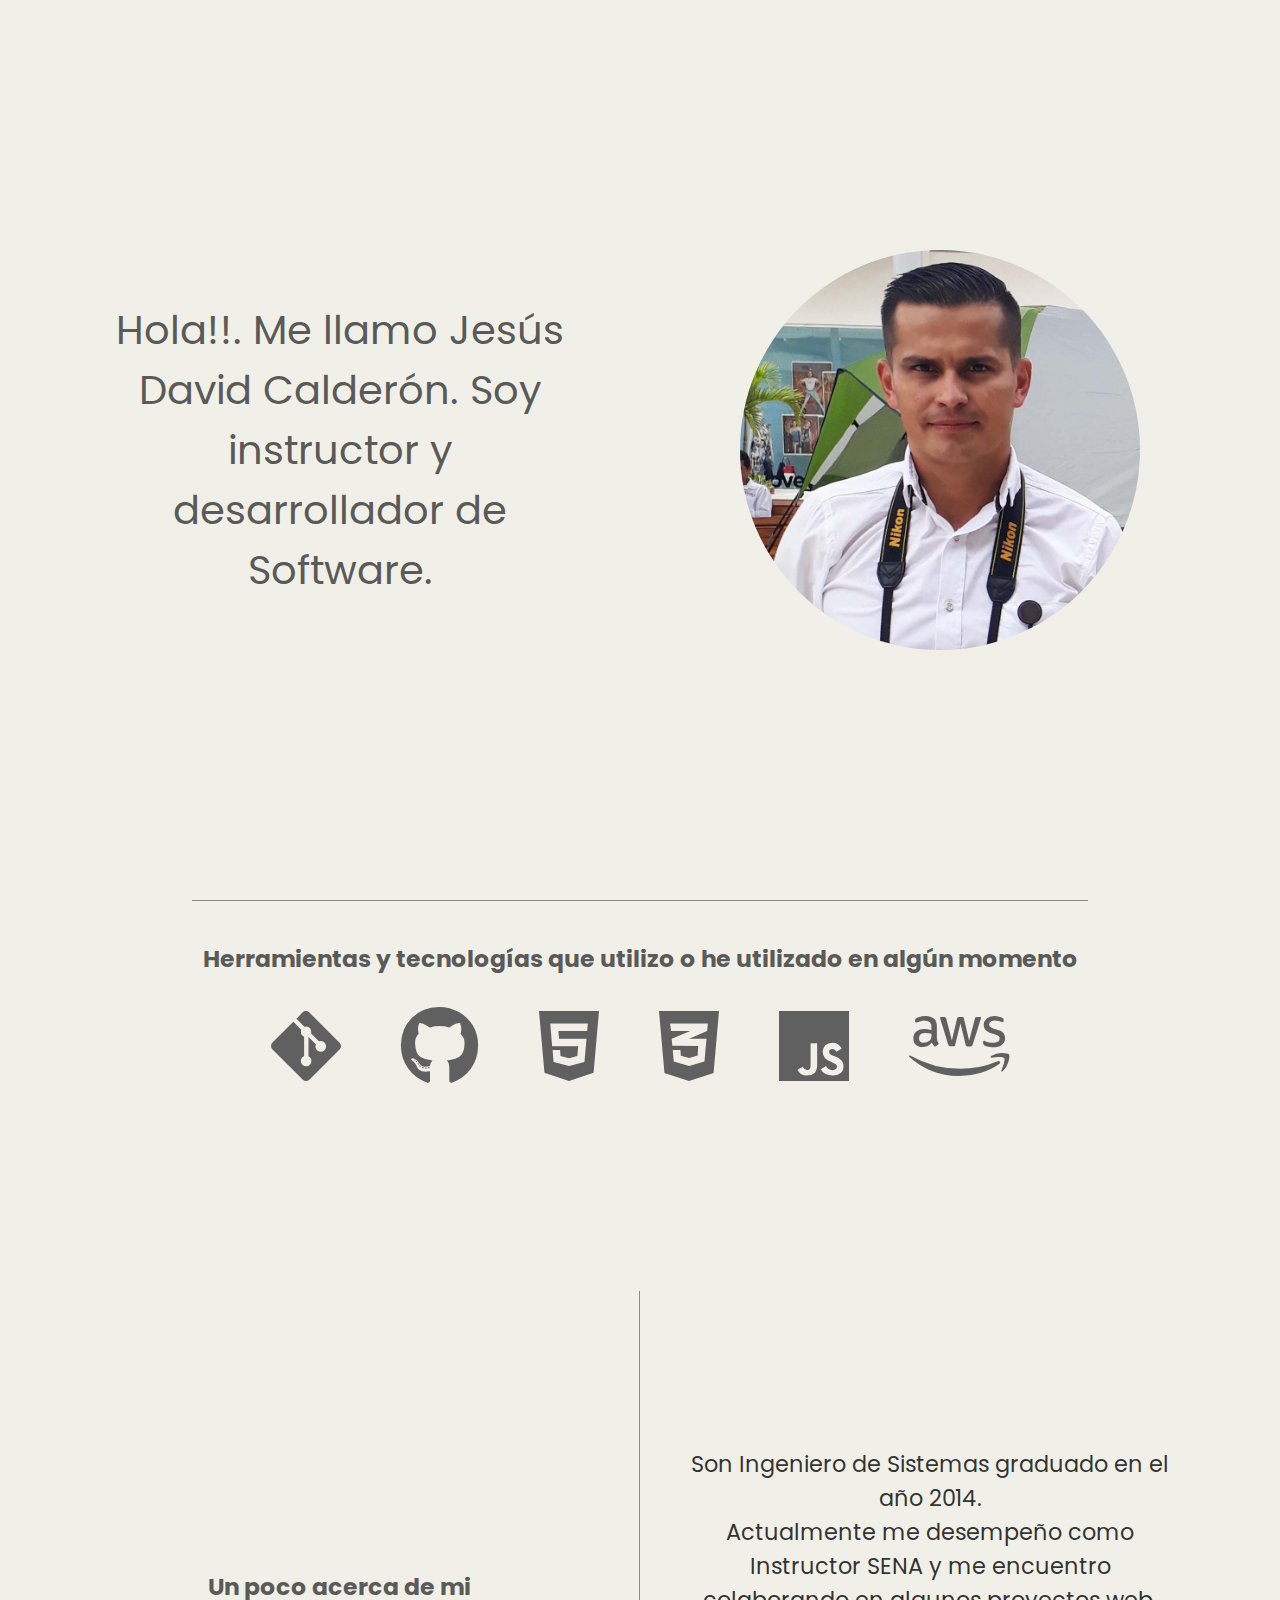
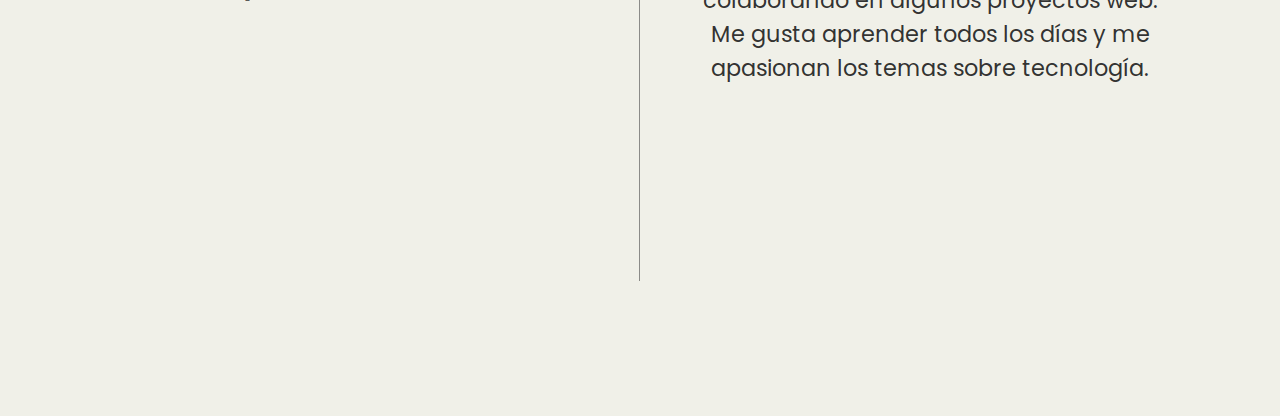
<file: index.html>
<!DOCTYPE html>
<html lang="en">
<head>
    <meta charset="UTF-8">
    <meta http-equiv="X-UA-Compatible" content="IE=edge">
    <meta name="viewport" content="width=device-width, initial-scale=1.0">
    <link rel="stylesheet" href="css/main.css">
    <link rel="stylesheet" href="icons/all.css">
    <title>Mi Portafolio - Jesús David Calderón G.</title> 
</head>
<body>
    <div class="photo-content">
        <div class="name">
            <span class="saludo">Hola!!. Me llamo Jesús David Calderón. Soy instructor y desarrollador de Software.</span>
        </div>
        <div class="box-photo">
            <img class="photo-david" src="img/foto-personal-926x926.jpg" alt="">
        </div>
    </div>
    <div class="info-skills">
        <div class="text-skills">
            <h2 class="tools-title">Herramientas y tecnologías que utilizo o he utilizado en algún momento</h2>
            <div class="icon-skills">
                <span><i class="style-icons fa-brands fa-git-alt"></i></span>
                <span><i class="style-icons fa-brands fa-github"></i></span>
                <span><i class="style-icons fa-brands fa-html5"></i></span>
                <span><i class="style-icons fa-brands fa-css3-alt"></i></span>
                <span><i class="style-icons fa-brands fa-js"></i></span>
                <span><i class="style-icons fa-brands fa-aws"></i></span>
            </div>
        </div>
    </div>
    <div class="info-personal">
        <h2 class="tools-title title-about-me">Un poco acerca de mi</h2>
        <span class="text-about-me">Son Ingeniero de Sistemas graduado en el año 2014. <br> Actualmente me 
            desempeño como Instructor SENA y me encuentro colaborando en algunos proyectos web.
            <br> Me gusta aprender todos los días y me apasionan los temas sobre tecnología. 
        </span>
    </div>
</body>
</html>
</file>
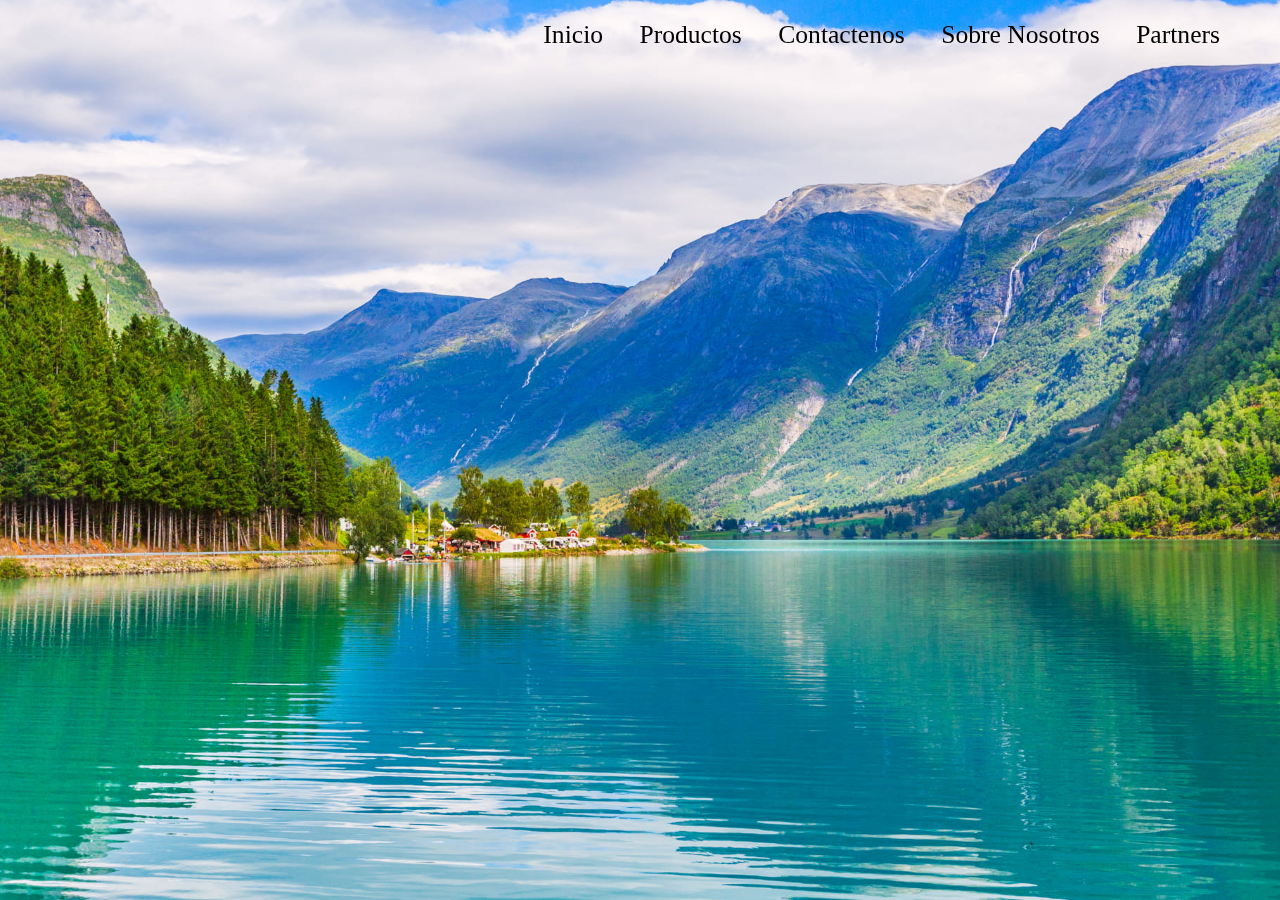
<file: background.html>
<!DOCTYPE html>
<html lang="en">
<head>
    <meta charset="UTF-8">
    <meta http-equiv="X-UA-Compatible" content="IE=edge">
    <meta name="viewport" content="width=device-width, initial-scale=1.0">
    <title>Background</title>
    <link rel="stylesheet" href="css/background.css">
</head>
<body>
    <nav class="nav-fijo">
        <ul>
            <li>Inicio</li>
            <li>Productos</li>
            <li>Contactenos</li>
            <li>Sobre Nosotros</li>
            <li>Partners</li>
        </ul>
    </nav>
    <div class="box-main">
    </div>
</body>
</html>
</file>
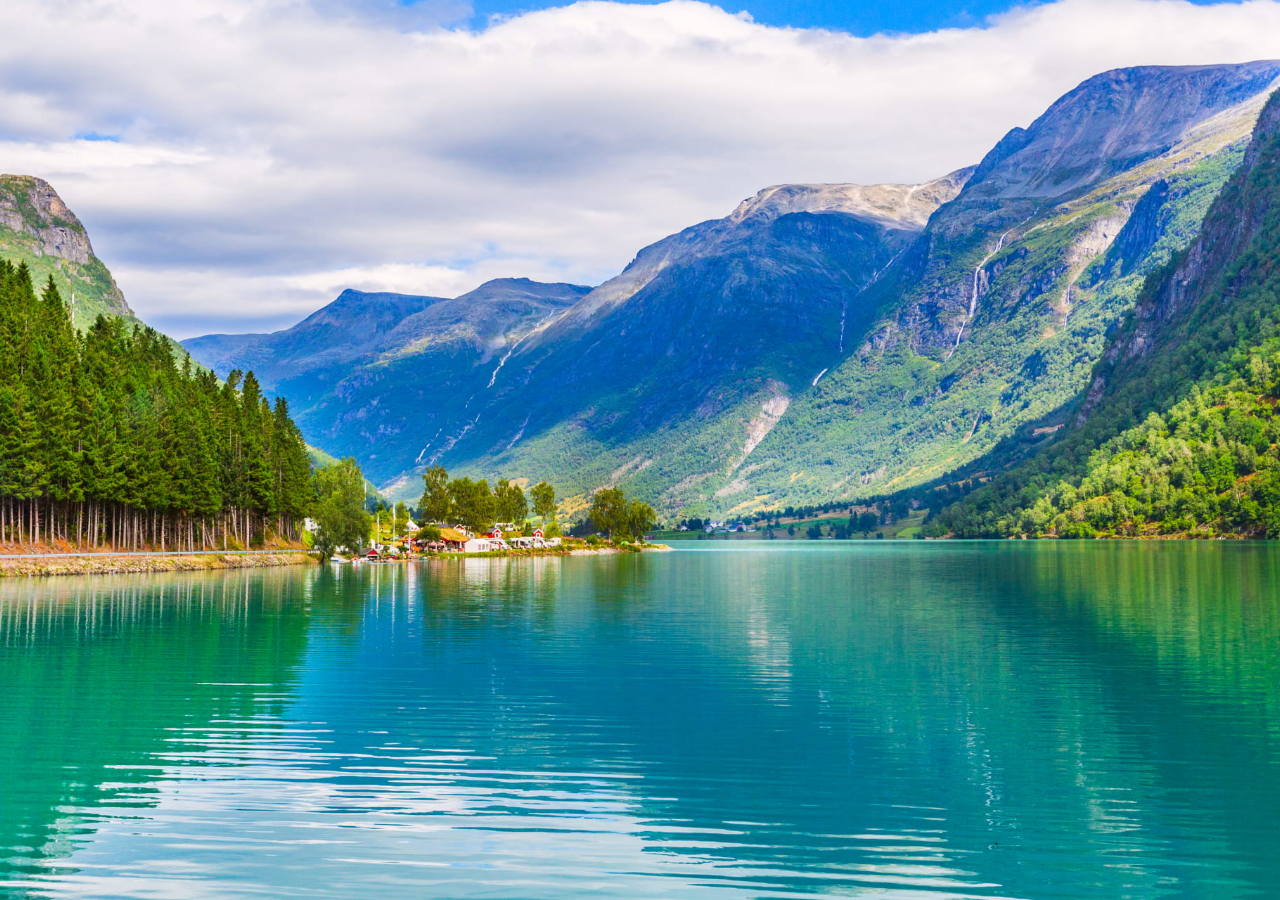
<file: background2.html>
<!DOCTYPE html>
<html lang="en">
<head>
    <meta charset="UTF-8">
    <meta http-equiv="X-UA-Compatible" content="IE=edge">
    <meta name="viewport" content="width=device-width, initial-scale=1.0">
    <title>Document</title>
    <link rel="stylesheet" href="css/background2.css">
</head>
<body>
    <div class="main-content">

    </div>
</body>
</html>
</file>
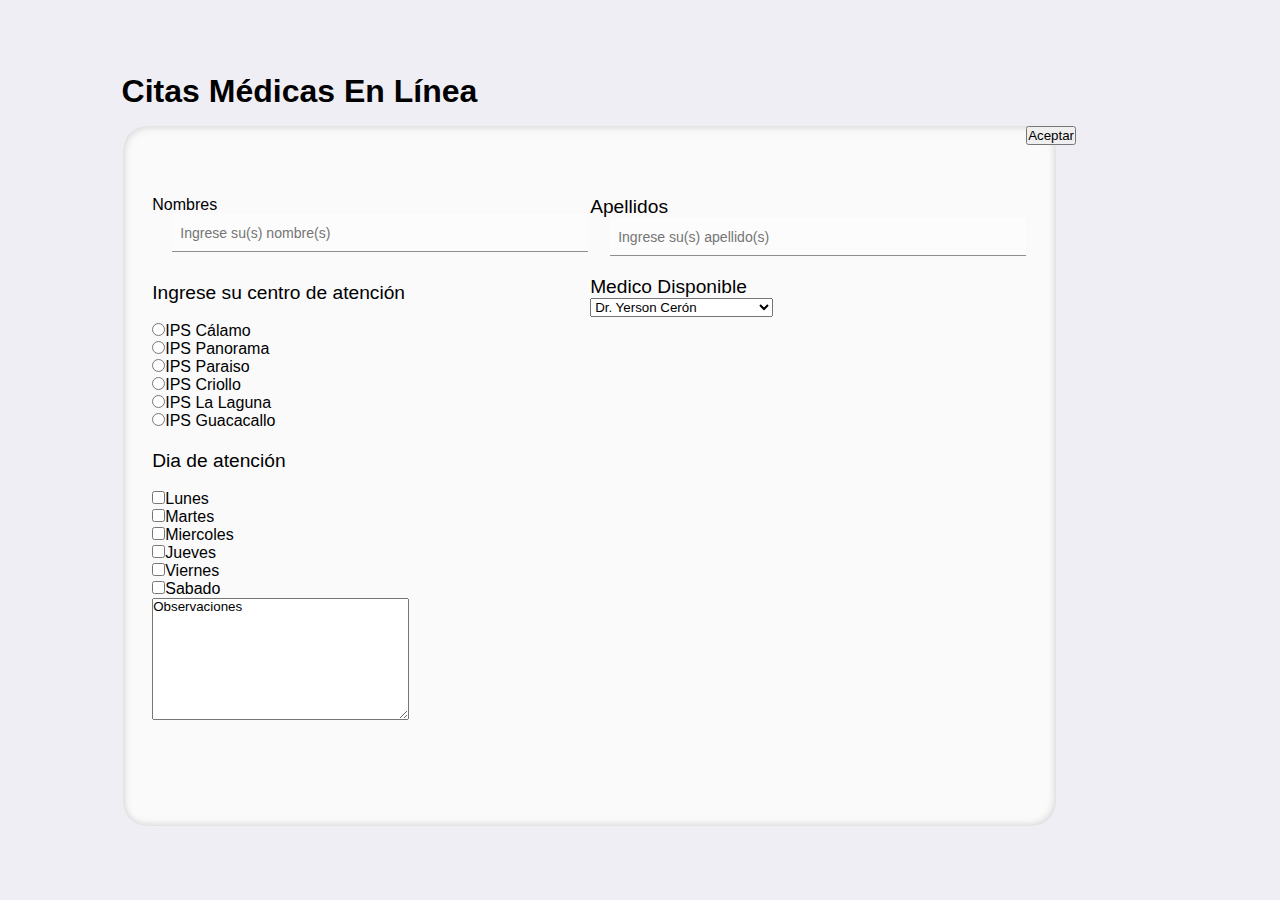
<file: formulario.html>
<!DOCTYPE html>
<html lang="en">
<head>
    <meta charset="UTF-8">
    <meta http-equiv="X-UA-Compatible" content="IE=edge">
    <meta name="viewport" content="width=device-width, initial-scale=1.0">
    <title>Registro</title>
    <link rel="stylesheet" href="css/formulario.css">
</head>
<body>
    <div class="main-content">
        <div class="form-title">
            <div class="form-box">
                <h1>Citas Médicas En Línea</h1>
                <form class="form-registro">
                    <div class="left-box">
                        <div class="inset-left-box">
                            <labe class="style-lbl">Nombres</label>
                            <input type="text" placeholder="Ingrese su(s) nombre(s)"><br>
                            <label class="style-ips">Ingrese su centro de atención</label><br>
                            <input type="radio" name="ips" value="Cálamo">IPS Cálamo<br>
                            <input type="radio" name="ips" value="Cálamo">IPS Panorama<br>
                            <input type="radio" name="ips" value="Cálamo">IPS Paraiso<br>
                            <input type="radio" name="ips" value="Cálamo">IPS Criollo<br>
                            <input type="radio" name="ips" value="Cálamo">IPS La Laguna<br>
                            <input type="radio" name="ips" value="Cálamo">IPS Guacacallo<br>
                            <label class="style-lbl dia-atencion">Dia de atención</label><br>
                            <input type="checkbox" name="dia">Lunes<br>
                            <input type="checkbox" name="dia">Martes<br>
                            <input type="checkbox" name="dia">Miercoles<br>
                            <input type="checkbox" name="dia">Jueves<br>
                            <input type="checkbox" name="dia">Viernes<br>
                            <input type="checkbox" name="dia">Sabado<br>
                            <textarea name="" id="" cols="30" rows="8">Observaciones</textarea>
                        </div>
                    </div>
                    <div class="right-box">
                        <div class="inset-right-box">
                            <label class="style-lbl">Apellidos</label>
                            <input type="text" placeholder="Ingrese su(s) apellido(s)">
                            <label class="style-lbl medico">Medico Disponible</label>
                            <select name="medico-cita">
                                <option value="Yerson">Dr. Yerson Cerón</option>
                                <option value="Yerson">Dra. Yasledy Vargas</option>
                                <option value="Yerson">Dr. Audonías Penagos</option>
                                <option value="Yerson">Dr. Johan Sebastián Torres</option>
                                <option value="Yerson">Dr. Sebastián Pinzón</option>
                                <option value="Yerson">Dr. Juan Felipe Imbachí</option>
                            </select><br>
                        </div>
                    </div>
                    <input type="button" value="Aceptar">
                </form>
            </div>
        </div>
    </div>
</body>
</html>
</file>
<file: css/main.css>
* {
    margin: 0;
    padding: 0;
    background-color: rgb(240,240,232);
}
.photo-content {
    display: grid;
    height: 100vh;
    grid-template: "empty-left name                 box-photo             empty-right" 100vh /
                    1fr        minmax(200px, 600px) minmax(200px, 600px)  1fr;
}
.name {
    grid-area: name;
    display: flex;
    justify-content: center;
    align-items: center;
    font-family: poppins;
}
.saludo {
    font-size: 2.5em;
    text-align: center;
    color: rgb(48,48,48,.8);
    margin: 0 60px;
}
.box-photo {
    grid-area: box-photo;
    display: flex;
    justify-content: center;
    align-items: center;
}
.photo-david {
    width: 400px;
    height: 400px;
    border-radius: 200px;
}
.info-skills {
    width: 100%;
    display: flex;
    justify-content: center;
    align-items: center;
    flex-wrap: wrap;
}
.text-skills {
    width: 70%;
    border-top: 1px solid rgb(96,96,96,.7);
}
.icon-skills {
    display: flex;
    justify-content: center;
}
.tools-title {
    margin-top: 40px;
    font-family: poppins;
    color: rgb(48,48,48, .8);
    text-align: center;
    font-size: 1.47em;
}
.style-icons {
    color: rgb(96,96,96);
    font-size: 5em;
    padding: 30px;
}
.info-personal {
    display: grid;
    width: 100%;
    grid-template: "empty-top         empty-top           empty-top            empty-top" 15vh
                    "empty-left-info title-about-me       text-about-me        empty-right-info" 70vh 
                    "empty-bottom     empty-bottom        empty-bottom         empty-bottom" 15vh/
                    1fr             minmax(300px, 600px)  minmax(300px, 600px) 1fr;
}
.title-about-me {
    grid-area: title-about-me;
    border-right: 1px solid rgb(96,96,96,.7);
    display: flex;
    justify-content: center;
    align-items: center;
}
.text-about-me {
    grid-area: text-about-me;
    font-family: poppins, sans-serif;
    font-size: 1.4em;
    width: 80%;
    margin: 0 50px;
    color: rgb(24,24,24,.9);
    display: flex;
    align-items: center;
    justify-content: center;
    text-align: center;
}


/* Fonts */
/* poppins-regular - latin */
@font-face {
    font-display: swap; /* Check https://developer.mozilla.org/en-US/docs/Web/CSS/@font-face/font-display for other options. */
    font-family: 'Poppins';
    font-style: normal;
    font-weight: 400;
    src: url('../fonts/poppins-v20-latin-regular.woff2') format('woff2'); /* Chrome 36+, Opera 23+, Firefox 39+, Safari 12+, iOS 10+ */
  }
  /* poppins-500 - latin */
  @font-face {
    font-display: swap; /* Check https://developer.mozilla.org/en-US/docs/Web/CSS/@font-face/font-display for other options. */
    font-family: 'Poppins';
    font-style: normal;
    font-weight: 500;
    src: url('../fonts/poppins-v20-latin-500.woff2') format('woff2'); /* Chrome 36+, Opera 23+, Firefox 39+, Safari 12+, iOS 10+ */
  }
  /* poppins-600 - latin */
  @font-face {
    font-display: swap; /* Check https://developer.mozilla.org/en-US/docs/Web/CSS/@font-face/font-display for other options. */
    font-family: 'Poppins';
    font-style: normal;
    font-weight: 600;
    src: url('../fonts/poppins-v20-latin-600.woff2') format('woff2'); /* Chrome 36+, Opera 23+, Firefox 39+, Safari 12+, iOS 10+ */
  }
  /* poppins-700 - latin */
  @font-face {
    font-display: swap; /* Check https://developer.mozilla.org/en-US/docs/Web/CSS/@font-face/font-display for other options. */
    font-family: 'Poppins';
    font-style: normal;
    font-weight: 700;
    src: url('../fonts/poppins-v20-latin-700.woff2') format('woff2'); /* Chrome 36+, Opera 23+, Firefox 39+, Safari 12+, iOS 10+ */
  }
  /* poppins-800 - latin */
  @font-face {
    font-display: swap; /* Check https://developer.mozilla.org/en-US/docs/Web/CSS/@font-face/font-display for other options. */
    font-family: 'Poppins';
    font-style: normal;
    font-weight: 800;
    src: url('../fonts/poppins-v20-latin-800.woff2') format('woff2'); /* Chrome 36+, Opera 23+, Firefox 39+, Safari 12+, iOS 10+ */
  }
</file>
<file: css/background.css>
* {
    margin: 0;
    padding: 0;
}
.box-main {
    background-image: url("../img/noruega_1920x1280.jpg");
    background-size:cover;
    width: 100%;
    height: 100vh;
    background-repeat: no-repeat;
}
.nav-fijo {
    position: fixed;
    top: 20px;
    font-size: 1.6em;
    width: 100%;
    height: 50px;
}
ul {
    position: absolute;
    width: 100%;
    text-align: right;
    right: 60px;
}
li {
    display: inline-block;
    margin-left: 30px;
}
</file>
<file: css/background2.css>
* {
    margin: 0;
    padding: 0;
}
.main-content {
    background-image: url("../img/noruega_1920x1280.jpg");
    width: 100%;
    height: 100vh;
    background-repeat: no-repeat;
    background-size: cover;
    background-position: center;

}
@media only screen and (max-width: 600px) {
    .main-content {
        background-image: url("../img/torre-big-ben_835x1057.jpg");
        background-size: cover;
        background-position: center right;
    }
}
</file>
<file: css/formulario.css>
* {
    margin: 0;
    padding: 0;
    font-family: sans-serif;
}
h1 {
    text-align: left;
    margin-bottom: 15px;
    font-family: sans-serif;
}
.main-content {
    background: rgb(239, 238, 244);
    width: 100%;
    height: 100vh;
    display: flex;
    justify-content: center;
    align-items: center;
}
.form-title {
    width: 90%;
    display: flex;
    justify-content: center;
    align-items: center;
    flex-direction: column;
}
.form-box {
    width: 90%;
}
.form-registro {
    width: 90%;
    height: 700px;
    border: 1px solid rgb(239, 238, 244);
    background-color: rgb(252,252,252,.8);
    border-radius: 25px;
    box-shadow: 2px 2px 6px rgb(210, 210, 210,.7) inset, -2px -2px 6px rgb(210, 210, 210,.7) inset;
    display: flex;
    justify-content: center;
    align-items: flex-start;
    flex-direction: row;
}
input[type="text"] {
    border: none;
    border-bottom: 1px solid rgb(96,96,96,.7);
    font-size: 1.1em;
    padding: 8px;
    width: 400px;
    background-color: rgb(252,252,252,.8);
    margin-left: 20px;  
}
input[type="text"]:focus {
    outline: none; 
}
/* .left-box {
    background-color: red;
}
.right-box {
    background-color: blue;
} */
.left-box, .right-box {
    width: 48%;
    display: inline-block;
    margin-top: 50px;
    margin-left: 20px;
}
.inset-left-box {
    padding-left: 30px;
    display: block;
}
.inset-right-box {
    margin-top: 0;
}
label {
    font-size: 1.2em;
}
::placeholder {
    font-size: .8em;
}
.style-ips {
    display: block;
    padding-top: 30px;
}
.style-lbl {
    display: block;
    margin-top: 20px;
}
</file>
